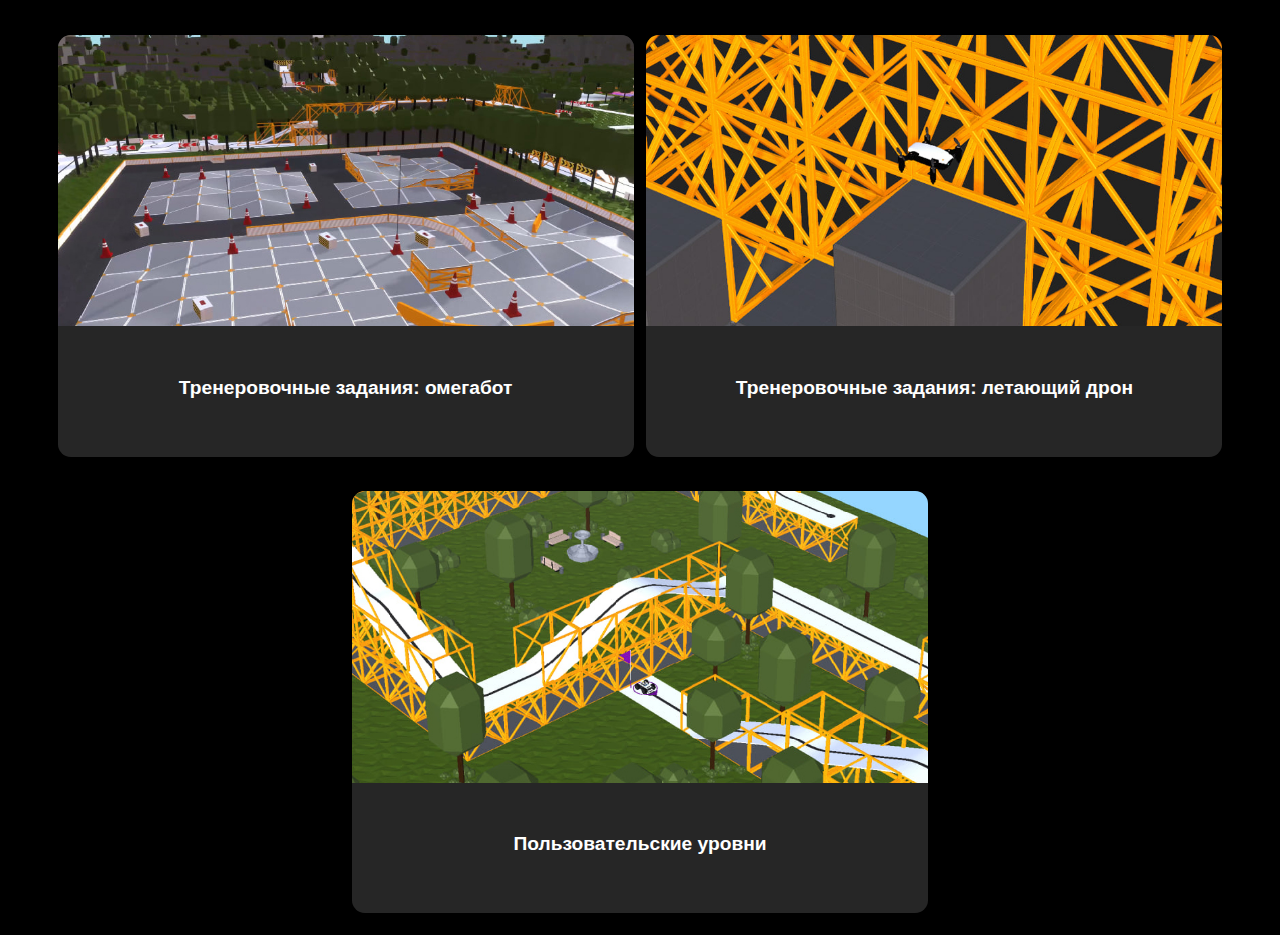
<file: index.html>
<!DOCTYPE html>
<html lang="en">
  <head>
    <meta charset="UTF-8" />
    <meta name="viewport" content="width=device-width, initial-scale=1.0" />
    <title>Кулибин</title>
    <link rel="stylesheet" href="style.css" />
    <link rel="icon" href="uwu.png" />
  </head>
  <body>
    <div class="wrapper">
      <div class="theme omagabot">
        <img src="omegabot theme.jpg" alt="omegabot img" />
        <p>Тренеровочные задания: омегабот</p>
      </div>
      <div class="theme drone">
        <img src="drone theme.jpg" alt="omegabot img" />
        <p>Тренеровочные задания: летающий дрон</p>
      </div>
      <div class="theme custom">
        <img src="custom theme.jpg" alt="omegabot img" />
        <p>Пользовательские уровни</p>
      </div>
    </div>
    <script src="database.js"></script>
  </body>
</html>
</file>
<file: style.css>
*{
    margin: 0;
    padding: 0;
    user-select: none;
}
body{    
    background-color: #000000;
    scrollbar-width: 0;
}
body::-webkit-scrollbar{
    display: none;
}
.wrapper{
    margin-top: 2.7vw;
    width: 100vw;
    height: 100vh;
    display: flex;
    flex-wrap: wrap;
    column-gap: 1vw;
    row-gap: 1vw;
    flex-direction: row;
    justify-content: center;
    
}
.theme{
    width: 45vw;
    height: 33vw;
    background-color: #262626;
    border-radius: 1vw;
    overflow: hidden;
    border-bottom: 0 solid transparent;
    transition: 0.3s ease;
}
.theme:hover{
    background-color: #373737;
    border-bottom: 0.5vw solid #1D1D1D;
    transition: 0.3s ease;
}
.theme img{    
  position: relative;
  top: 0;
  right: 0;
  width: 100%;
  height: auto;
}
.theme p{
    font-size: 1.5vw;
    font-weight: bold;
    font-family: sans-serif;
    color: white;
    display: flex;
    justify-content: center; /* horizontal */
    align-items: center;     /* vertical */
    height: 9vw;           /* set height for vertical centering to work */
}
</file>
